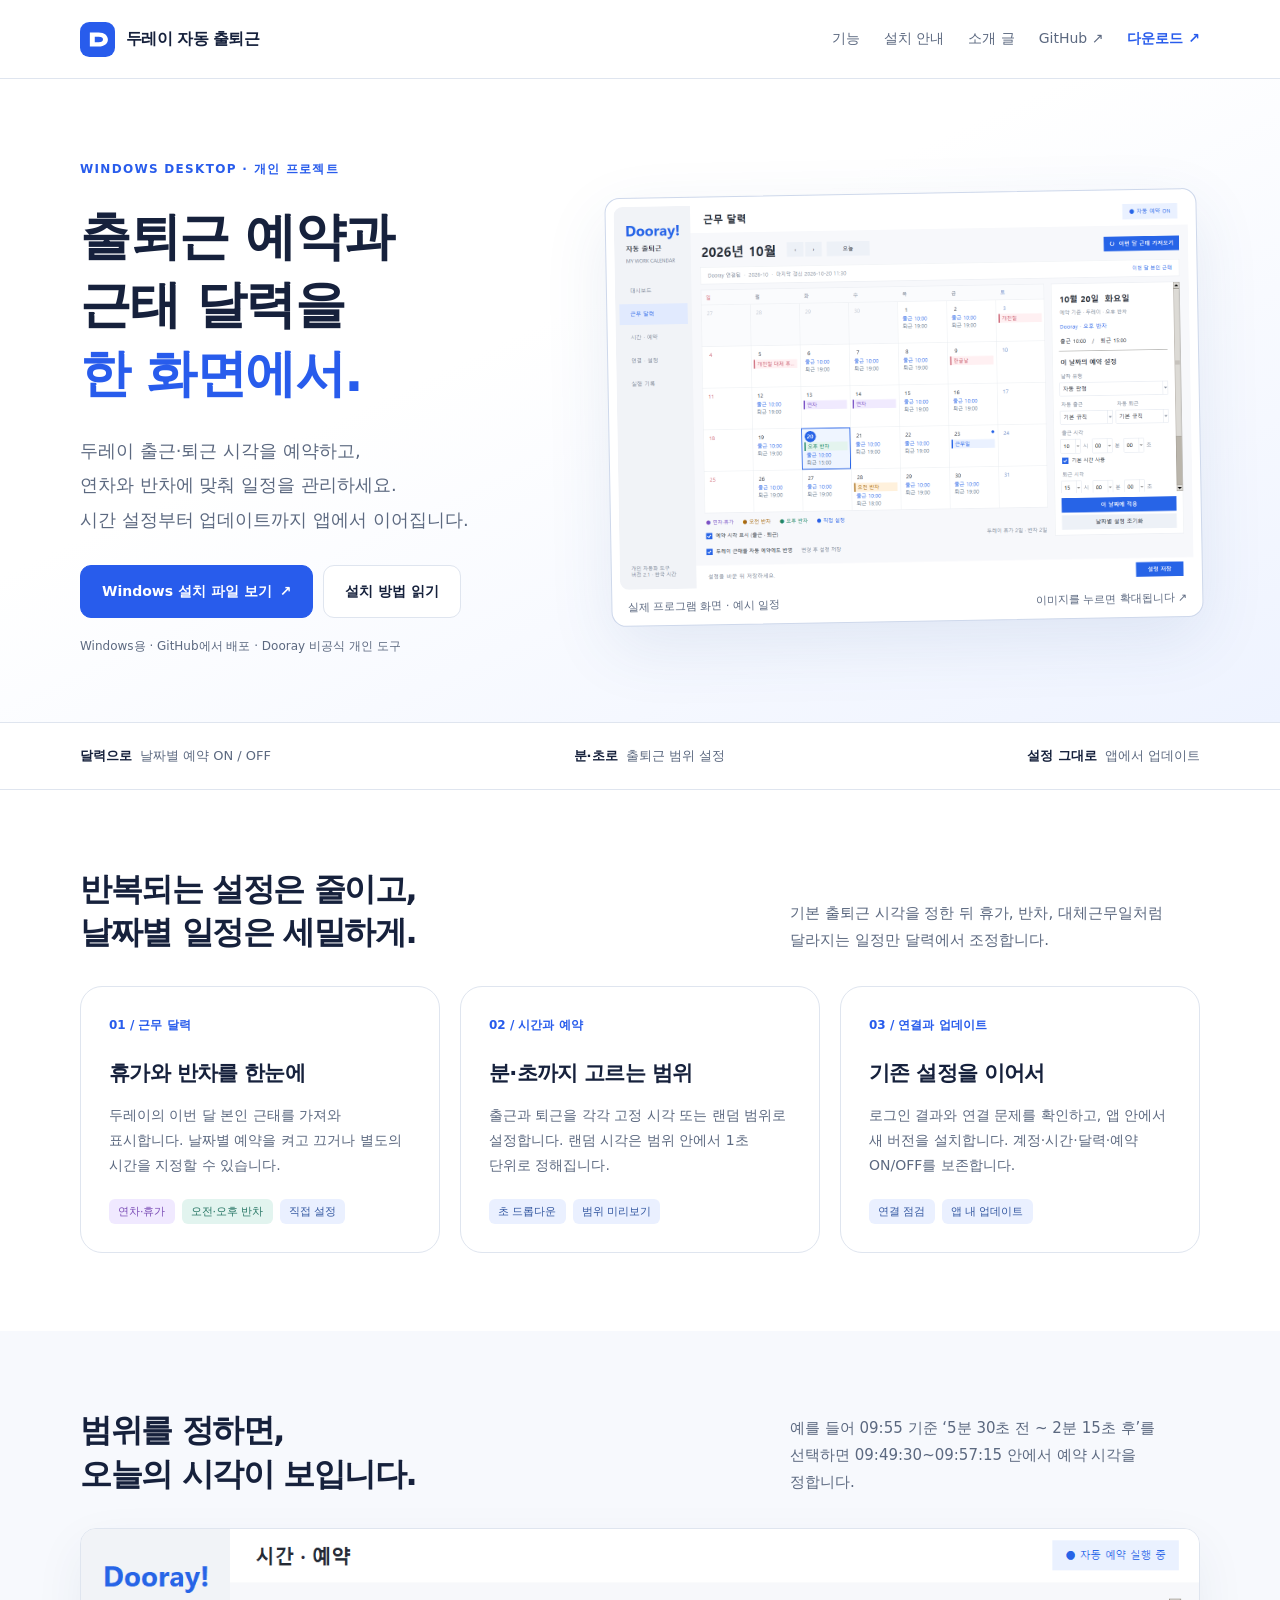
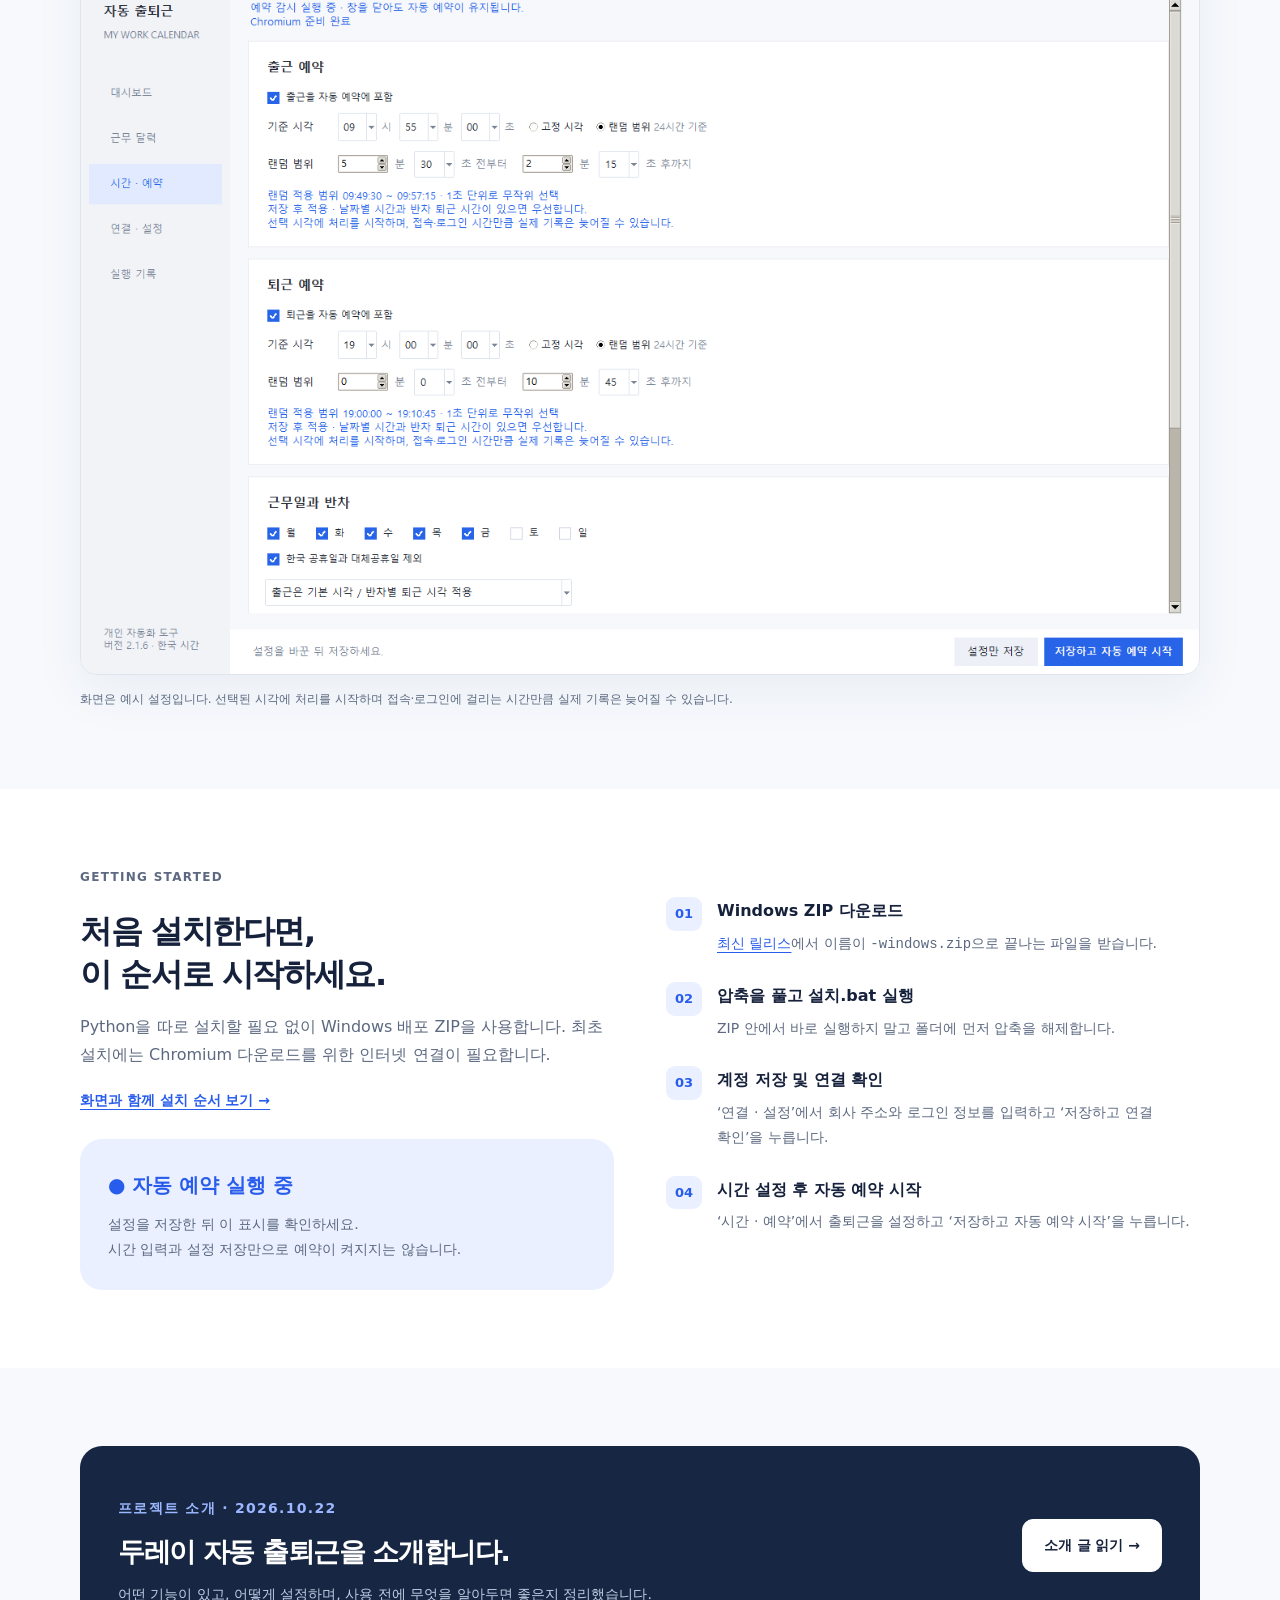
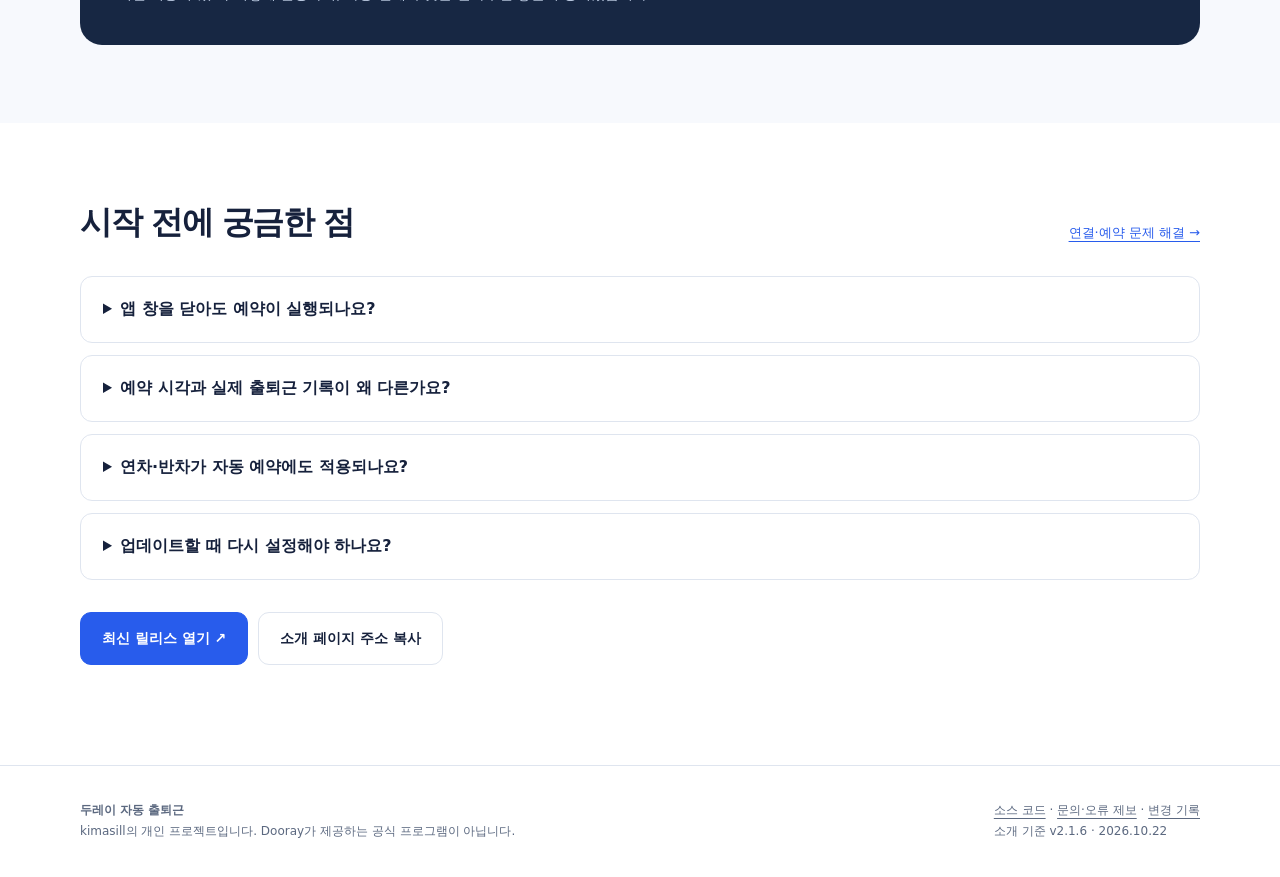
<file: docs/index.html>
<!doctype html>
<html lang="ko">
<head>
  <meta charset="utf-8"><meta name="viewport" content="width=device-width, initial-scale=1">
  <title>두레이 자동 출퇴근 — Windows 예약·근태 캘린더와 설치 안내</title>
  <meta name="description" content="두레이 출근·퇴근 예약, 연차·반차 캘린더, 분·초 랜덤 범위를 관리하는 Windows 개인 자동화 도구. 실제 화면과 설치·업데이트 방법을 확인하세요.">
  <meta name="robots" content="index,follow"><meta name="theme-color" content="#285cec">
  <link rel="canonical" href="https://kimasill.github.io/dooray-auto-checkin/">
  <meta property="og:type" content="website"><meta property="og:locale" content="ko_KR">
  <meta property="og:title" content="두레이 자동 출퇴근 | 예약과 근태를 한 화면에서">
  <meta property="og:description" content="출퇴근 예약부터 연차·반차 캘린더까지. Windows 설치 파일, 실제 화면, 따라 하기 쉬운 설치 안내.">
  <meta property="og:url" content="https://kimasill.github.io/dooray-auto-checkin/">
  <meta property="og:image" content="https://kimasill.github.io/dooray-auto-checkin/images/calendar.png">
  <meta name="twitter:card" content="summary_large_image">
  <link rel="icon" href="icon.svg" type="image/svg+xml"><link rel="stylesheet" href="site.css">
  <script defer src="site.js"></script>
  <script type="application/ld+json">{"@context":"https://schema.org","@type":"SoftwareApplication","name":"두레이 자동 출퇴근","operatingSystem":"Windows","applicationCategory":"BusinessApplication","url":"https://kimasill.github.io/dooray-auto-checkin/","downloadUrl":"https://github.com/kimasill/dooray-auto-checkin/releases/latest","description":"출퇴근 예약과 연차·반차 캘린더를 관리하는 Windows용 개인 자동화 도구","author":{"@type":"Person","name":"kimasill","url":"https://github.com/kimasill"}}</script>
</head>
<body>
<a class="skip" href="#main">본문으로 바로가기</a>
<header class="header"><div class="wrap"><a class="brand" href="./"><img src="icon.svg" alt="">두레이 자동 출퇴근</a><nav class="nav" aria-label="주 메뉴"><a href="#features">기능</a><a href="guide.html">설치 안내</a><a href="story.html">소개 글</a><a class="nav-repo" href="https://github.com/kimasill/dooray-auto-checkin">GitHub ↗</a><a class="nav-cta" href="https://github.com/kimasill/dooray-auto-checkin/releases/latest">다운로드 ↗</a></nav></div></header>
<main id="main">
  <section class="hero"><div class="wrap hero-grid"><div class="hero-copy"><p class="eyebrow">Windows desktop · 개인 프로젝트</p><h1>출퇴근 예약과<br>근태 달력을<br><em>한 화면에서.</em></h1><p class="lead">두레이 출근·퇴근 시각을 예약하고,<br>연차와 반차에 맞춰 일정을 관리하세요.<br>시간 설정부터 업데이트까지 앱에서 이어집니다.</p><div class="actions"><a class="button" href="https://github.com/kimasill/dooray-auto-checkin/releases/latest">Windows 설치 파일 보기 <span aria-hidden="true">↗</span></a><a class="button secondary" href="guide.html">설치 방법 읽기</a></div><p class="tiny hero-note">Windows용 · GitHub에서 배포 · Dooray 비공식 개인 도구</p></div><div><div class="product-shot"><a href="images/calendar.png" aria-label="근무 달력 화면 크게 보기"><img src="images/calendar.png" alt="연차·오전 반차·오후 반차가 색상으로 표시되고 날짜별 출퇴근 예약을 설정하는 근무 달력" width="1380" height="920" fetchpriority="high"></a><div class="shot-caption"><span>실제 프로그램 화면 · 예시 일정</span><span>이미지를 누르면 확대됩니다 ↗</span></div></div></div></div></section>
  <div class="proof-strip"><div class="wrap"><span><strong>달력으로</strong>날짜별 예약 ON / OFF</span><span><strong>분·초로</strong>출퇴근 범위 설정</span><span><strong>설정 그대로</strong>앱에서 업데이트</span></div></div>
  <section class="section" id="features"><div class="wrap"><div class="section-head"><h2>반복되는 설정은 줄이고,<br>날짜별 일정은 세밀하게.</h2><p>기본 출퇴근 시각을 정한 뒤 휴가, 반차, 대체근무일처럼 달라지는 일정만 달력에서 조정합니다.</p></div><div class="grid-three">
    <article class="feature"><span class="number">01 / 근무 달력</span><h3>휴가와 반차를 한눈에</h3><p>두레이의 이번 달 본인 근태를 가져와 표시합니다. 날짜별 예약을 켜고 끄거나 별도의 시간을 지정할 수 있습니다.</p><div class="tags"><span class="tag purple">연차·휴가</span><span class="tag green">오전·오후 반차</span><span class="tag">직접 설정</span></div></article>
    <article class="feature"><span class="number">02 / 시간과 예약</span><h3>분·초까지 고르는 범위</h3><p>출근과 퇴근을 각각 고정 시각 또는 랜덤 범위로 설정합니다. 랜덤 시각은 범위 안에서 1초 단위로 정해집니다.</p><div class="tags"><span class="tag">초 드롭다운</span><span class="tag">범위 미리보기</span></div></article>
    <article class="feature"><span class="number">03 / 연결과 업데이트</span><h3>기존 설정을 이어서</h3><p>로그인 결과와 연결 문제를 확인하고, 앱 안에서 새 버전을 설치합니다. 계정·시간·달력·예약 ON/OFF를 보존합니다.</p><div class="tags"><span class="tag">연결 점검</span><span class="tag">앱 내 업데이트</span></div></article>
  </div></div></section>
  <section class="section soft"><div class="wrap"><div class="section-head"><h2>범위를 정하면,<br>오늘의 시각이 보입니다.</h2><p>예를 들어 09:55 기준 ‘5분 30초 전 ~ 2분 15초 후’를 선택하면 09:49:30~09:57:15 안에서 예약 시각을 정합니다.</p></div><div class="wide-shot"><a href="images/schedule.png" aria-label="시간 및 예약 화면 크게 보기"><img loading="lazy" src="images/schedule.png" width="1380" height="920" alt="출근과 퇴근의 기준 시각 및 이전·이후 분·초 랜덤 범위를 지정하는 설정 화면"></a></div><p class="caption">화면은 예시 설정입니다. 선택된 시각에 처리를 시작하며 접속·로그인에 걸리는 시간만큼 실제 기록은 늦어질 수 있습니다.</p></div></section>
  <section class="section" id="install"><div class="wrap split"><div><p class="eyebrow">Getting started</p><h2>처음 설치한다면,<br>이 순서로 시작하세요.</h2><p>Python을 따로 설치할 필요 없이 Windows 배포 ZIP을 사용합니다. 최초 설치에는 Chromium 다운로드를 위한 인터넷 연결이 필요합니다.</p><a class="text-link" href="guide.html">화면과 함께 설치 순서 보기 →</a><div class="status-panel"><strong>● 자동 예약 실행 중</strong><p>설정을 저장한 뒤 이 표시를 확인하세요.<br>시간 입력과 설정 저장만으로 예약이 켜지지는 않습니다.</p></div></div><ol class="steps"><li><strong>Windows ZIP 다운로드</strong><p><a href="https://github.com/kimasill/dooray-auto-checkin/releases/latest">최신 릴리스</a>에서 이름이 <code>-windows.zip</code>으로 끝나는 파일을 받습니다.</p></li><li><strong>압축을 풀고 설치.bat 실행</strong><p>ZIP 안에서 바로 실행하지 말고 폴더에 먼저 압축을 해제합니다.</p></li><li><strong>계정 저장 및 연결 확인</strong><p>‘연결 · 설정’에서 회사 주소와 로그인 정보를 입력하고 ‘저장하고 연결 확인’을 누릅니다.</p></li><li><strong>시간 설정 후 자동 예약 시작</strong><p>‘시간 · 예약’에서 출퇴근을 설정하고 ‘저장하고 자동 예약 시작’을 누릅니다.</p></li></ol></div></section>
  <section class="section soft"><div class="wrap"><div class="story-card"><div><p class="eyebrow">프로젝트 소개 · 2026.10.22</p><h2>두레이 자동 출퇴근을 소개합니다.</h2><p>어떤 기능이 있고, 어떻게 설정하며, 사용 전에 무엇을 알아두면 좋은지 정리했습니다.</p></div><a class="button" href="story.html">소개 글 읽기 →</a></div></div></section>
  <section class="section" id="faq"><div class="wrap"><div class="section-head"><h2>시작 전에 궁금한 점</h2><a class="anchor-link" href="guide.html#troubleshooting">연결·예약 문제 해결 →</a></div><div class="faq">
    <details><summary>앱 창을 닫아도 예약이 실행되나요?</summary><p>자동 예약을 켜 둔 상태라면 Windows의 예약 감시가 계속 실행됩니다. PC가 켜져 있고 Windows에 로그인되어 있어야 합니다. 전원 OFF나 절전 상태에서는 정상 실행을 기대할 수 없습니다.</p></details>
    <details><summary>예약 시각과 실제 출퇴근 기록이 왜 다른가요?</summary><p>예약 시각은 처리를 시작하는 시각입니다. 이후 브라우저 실행과 로그인, 버튼 클릭 및 기록 확인이 이루어져 실제 두레이 기록은 몇 초 이상 늦어질 수 있습니다. 특정 초의 기록을 보장하지는 않습니다.</p></details>
    <details><summary>연차·반차가 자동 예약에도 적용되나요?</summary><p>달력에 근태를 표시하는 것과 자동 예약에 반영하는 것은 별도입니다. ‘두레이 근태를 자동 예약에도 반영’을 체크하고 저장하면 휴가일 제외와 설정한 반차 퇴근 시각이 적용됩니다. 날짜별 수동 설정이 우선합니다.</p></details>
    <details><summary>업데이트할 때 다시 설정해야 하나요?</summary><p>앱의 ‘연결 · 설정 → 업데이트 확인 → 다운로드 및 설치’를 사용하세요. 기존 계정·시간·달력·예약 ON/OFF를 유지하며 설치 시 이전 파일과 설정을 백업합니다. 비밀번호는 Windows 자격 증명 관리자에 저장됩니다.</p></details>
  </div><div class="actions" style="margin-top:32px"><a class="button" href="https://github.com/kimasill/dooray-auto-checkin/releases/latest">최신 릴리스 열기 ↗</a><button class="button secondary" type="button" data-share>소개 페이지 주소 복사</button></div><span id="share-status" class="share-status" role="status" aria-live="polite"></span></div></section>
</main>
<footer class="footer"><div class="wrap"><p><strong>두레이 자동 출퇴근</strong><br>kimasill의 개인 프로젝트입니다. Dooray가 제공하는 공식 프로그램이 아닙니다.</p><p><a href="https://github.com/kimasill/dooray-auto-checkin">소스 코드</a> · <a href="https://github.com/kimasill/dooray-auto-checkin/issues">문의·오류 제보</a> · <a href="https://github.com/kimasill/dooray-auto-checkin/releases">변경 기록</a><br>소개 기준 v2.1.6 · 2026.10.22</p></div></footer>
</body></html>
</file>
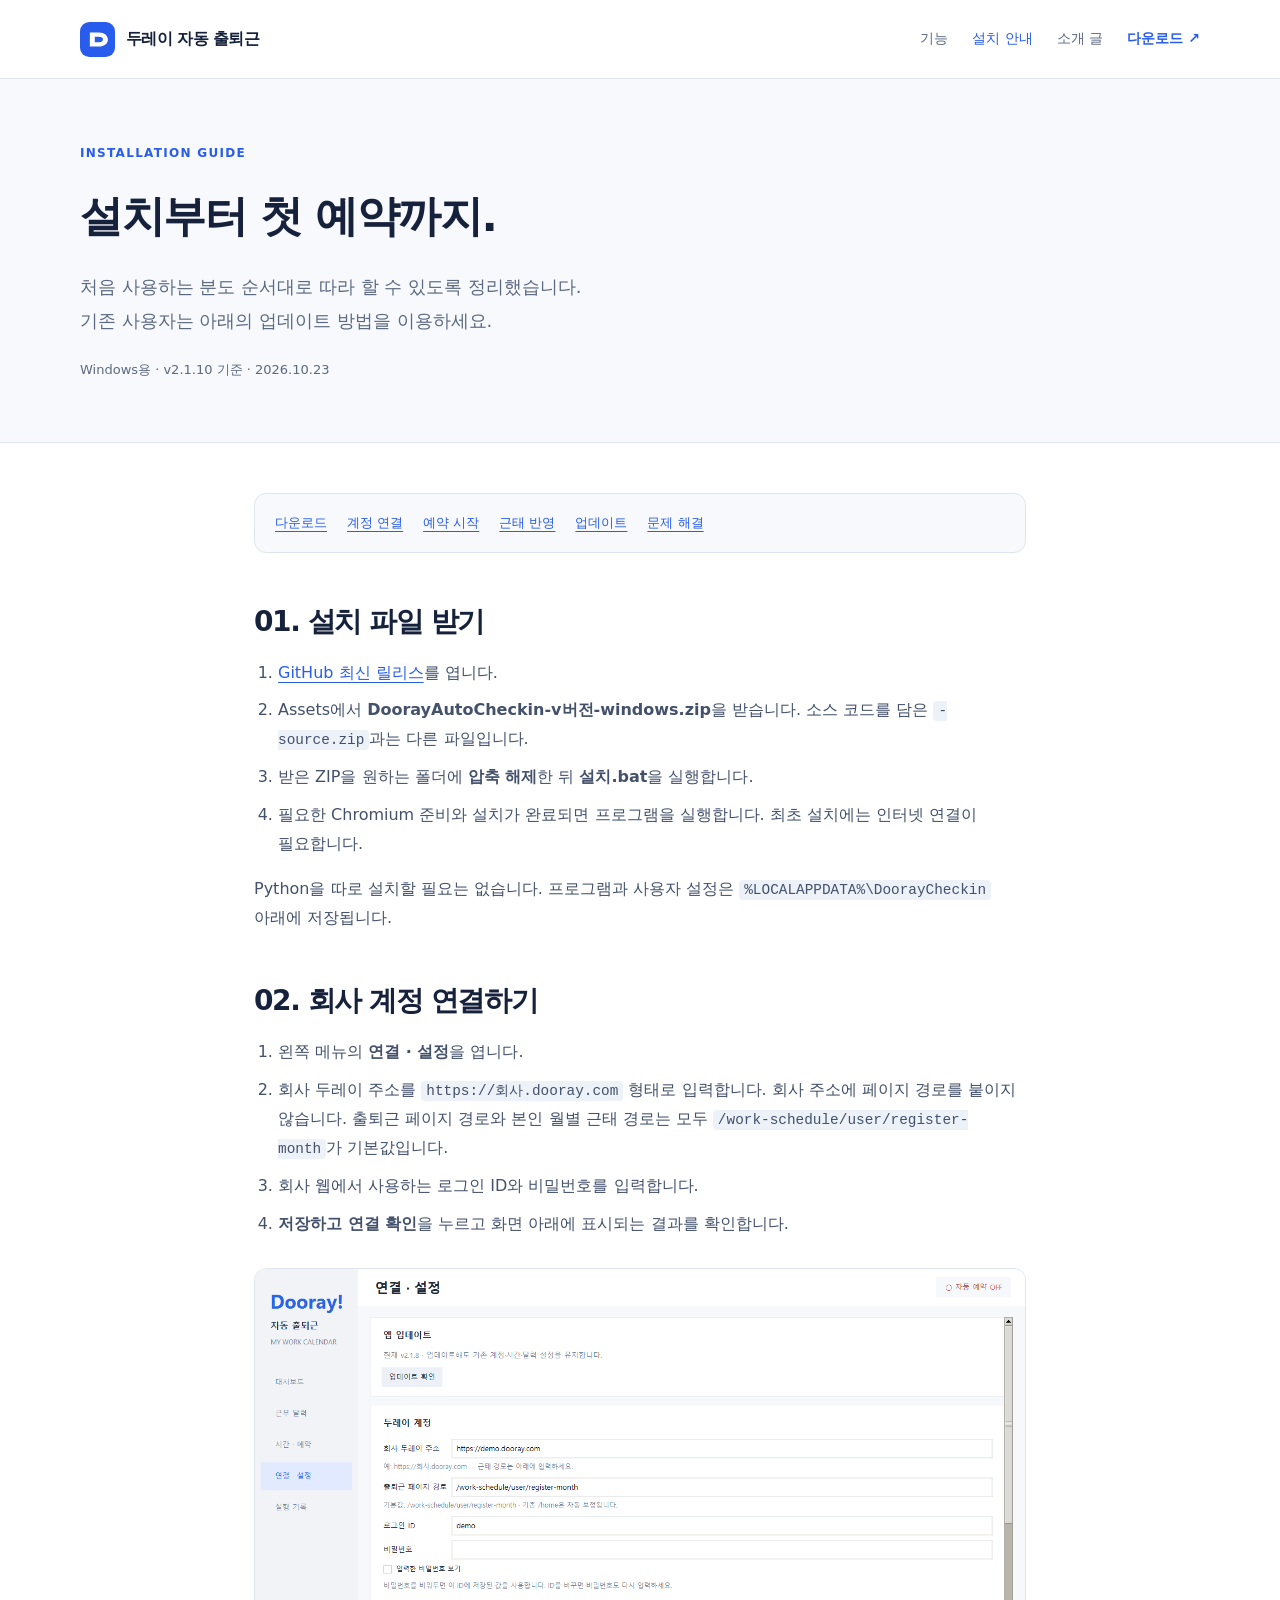
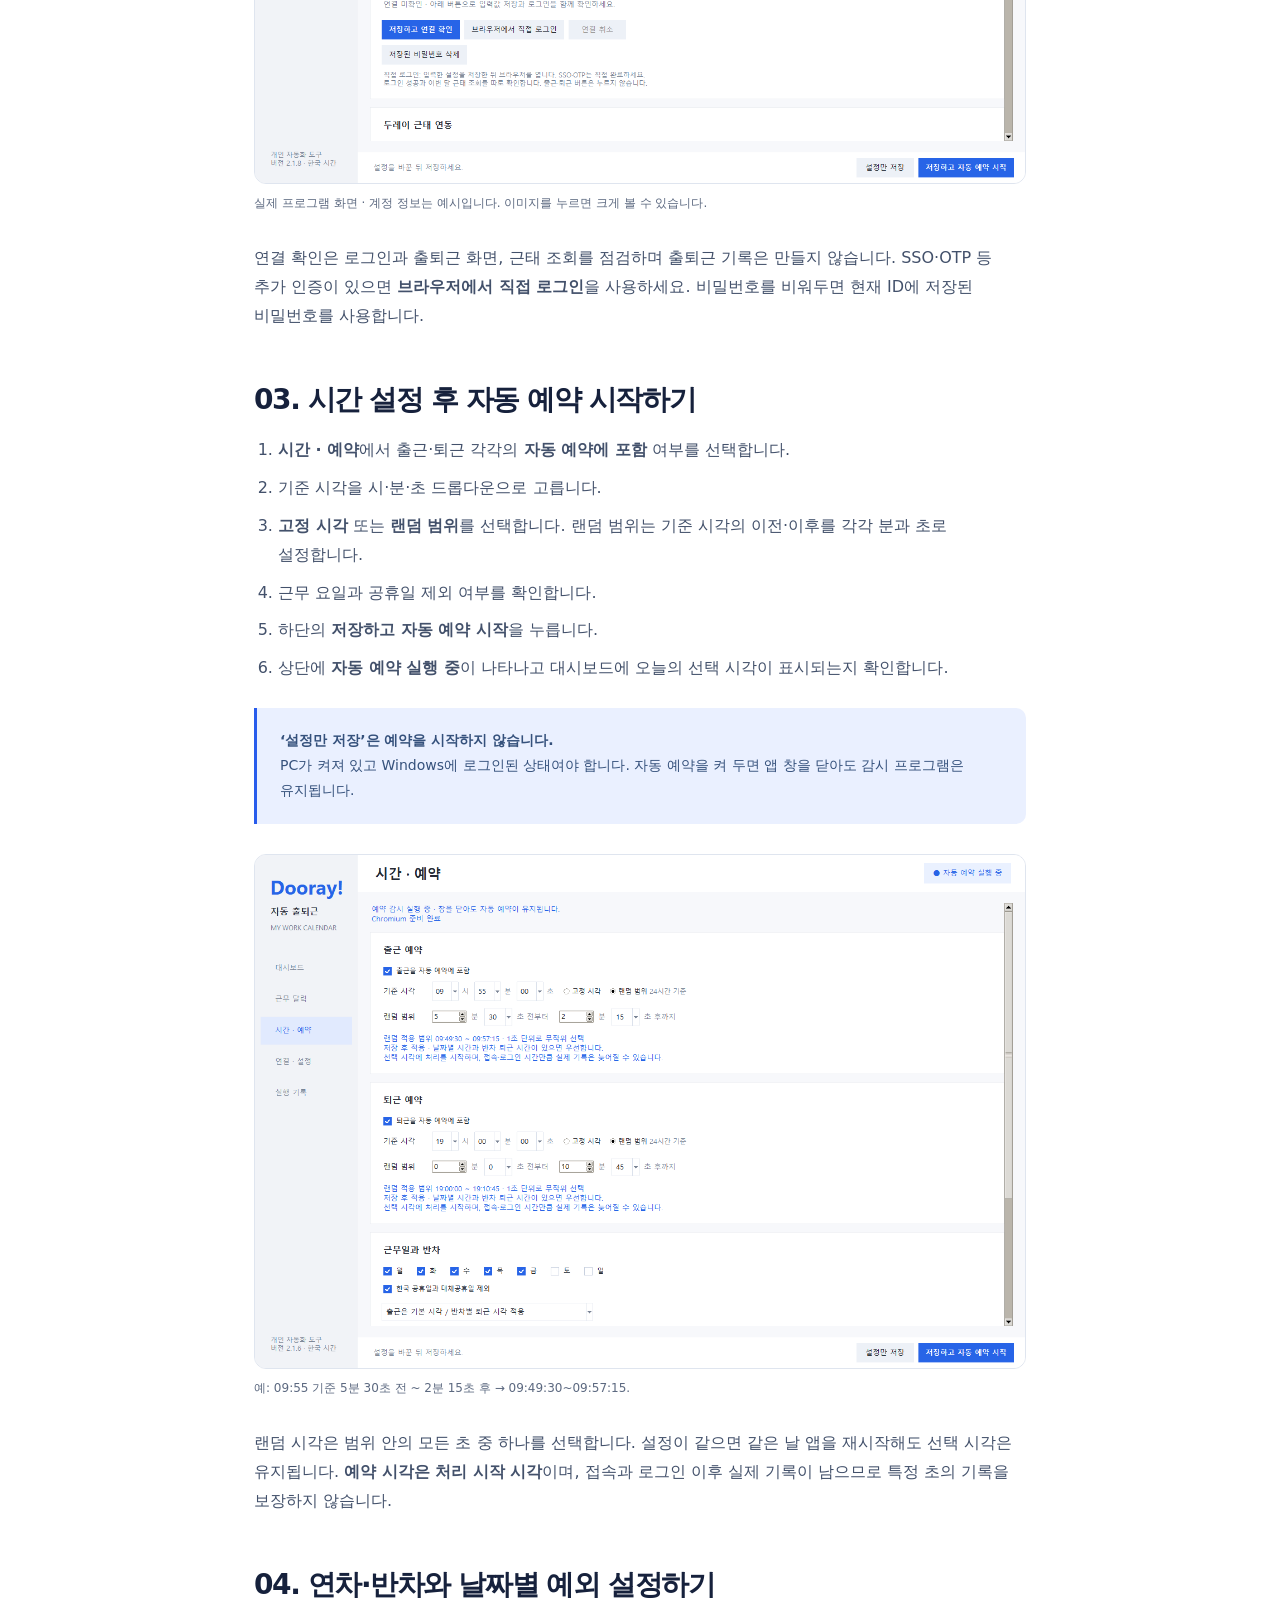
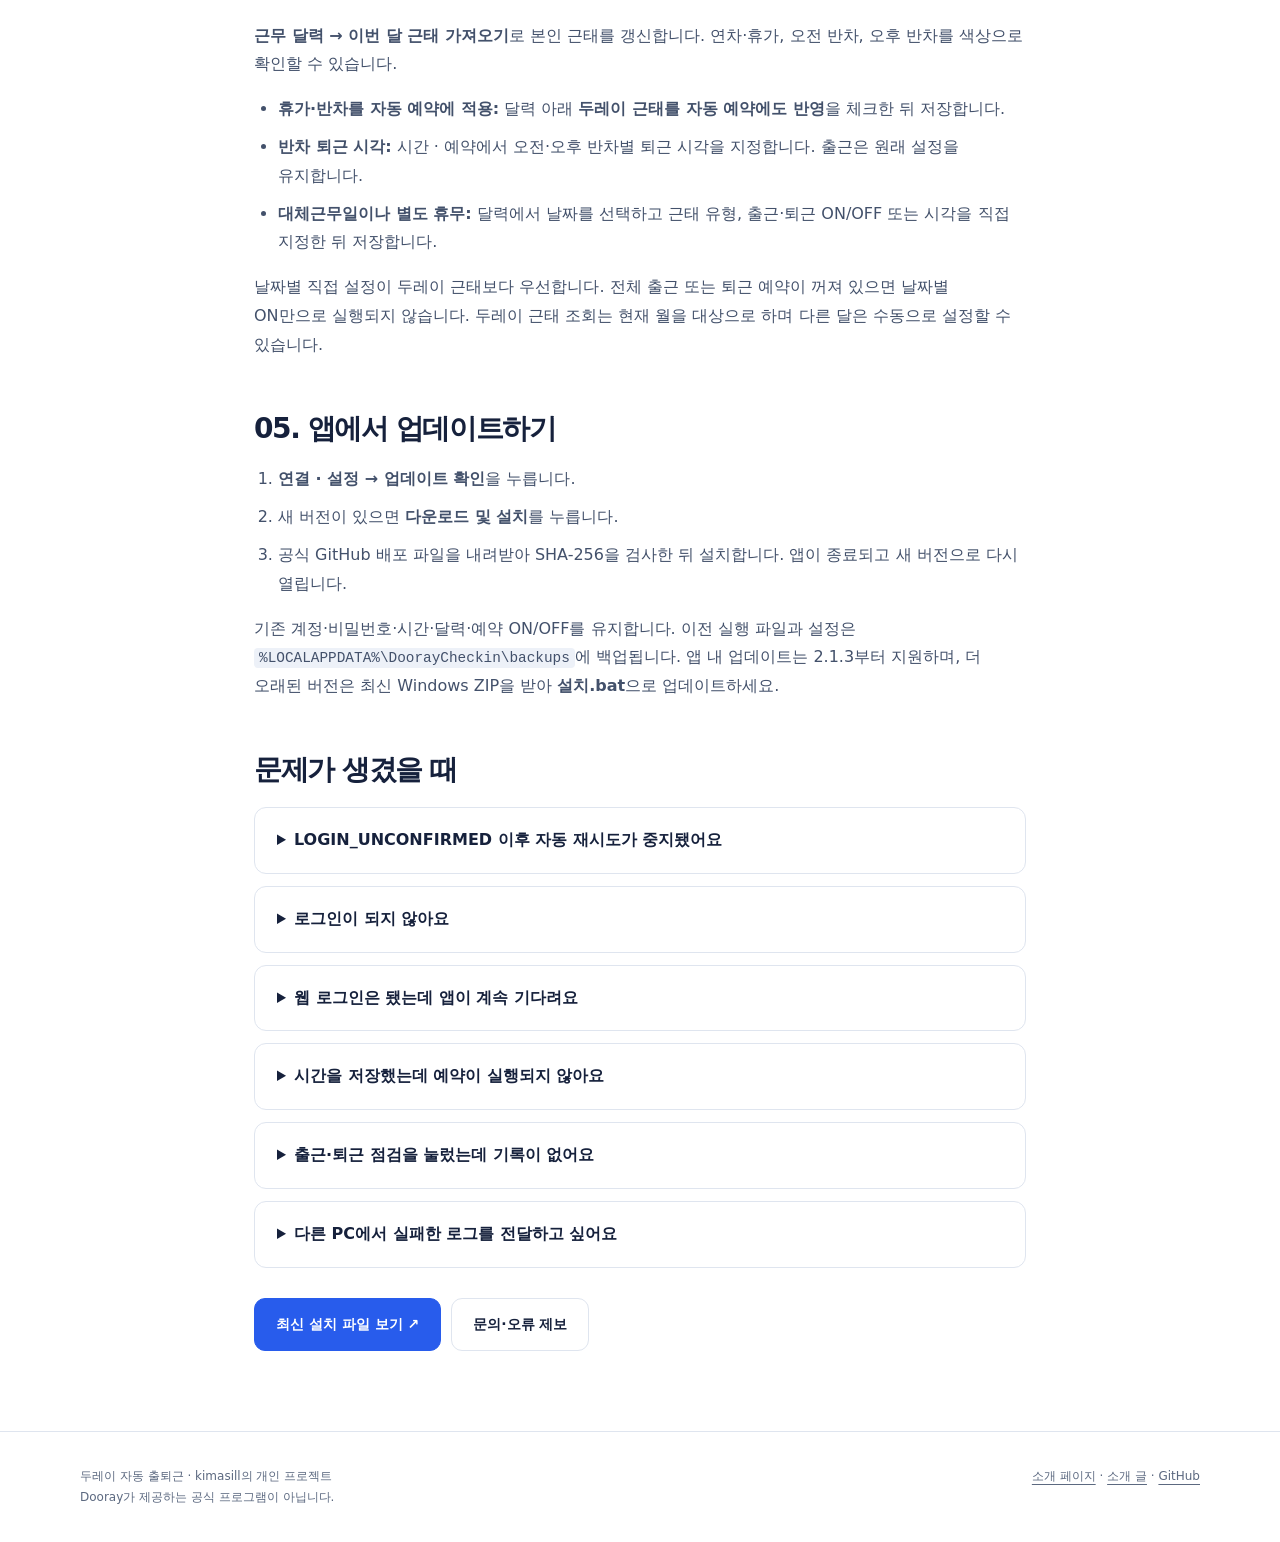
<file: docs/guide.html>
<!doctype html><html lang="ko"><head><meta charset="utf-8"><meta name="viewport" content="width=device-width, initial-scale=1"><title>설치와 업데이트 안내 | 두레이 자동 출퇴근</title><meta name="description" content="Windows에서 두레이 자동 출퇴근을 설치하고 계정 연결, 출퇴근 시간, 휴가·반차와 자동 예약을 설정하는 방법."><link rel="canonical" href="https://kimasill.github.io/dooray-auto-checkin/guide.html"><meta property="og:type" content="article"><meta property="og:locale" content="ko_KR"><meta property="og:title" content="두레이 자동 출퇴근 설치·업데이트 안내"><meta property="og:description" content="다운로드부터 계정 연결, 예약 시작, 업데이트까지 화면과 함께 따라 하는 설치 가이드."><meta property="og:url" content="https://kimasill.github.io/dooray-auto-checkin/guide.html"><meta property="og:image" content="https://kimasill.github.io/dooray-auto-checkin/images/connection.png"><meta name="twitter:card" content="summary_large_image"><link rel="icon" href="icon.svg" type="image/svg+xml"><link rel="stylesheet" href="site.css"></head><body>
<a class="skip" href="#main">본문으로 바로가기</a><header class="header"><div class="wrap"><a class="brand" href="./"><img src="icon.svg" alt="">두레이 자동 출퇴근</a><nav class="nav" aria-label="주 메뉴"><a href="./#features">기능</a><a href="guide.html" aria-current="page">설치 안내</a><a href="story.html">소개 글</a><a class="nav-cta" href="https://github.com/kimasill/dooray-auto-checkin/releases/latest">다운로드 ↗</a></nav></div></header>
<main id="main"><div class="page-hero"><div class="wrap"><p class="eyebrow">Installation guide</p><h1>설치부터 첫 예약까지.</h1><p class="lead">처음 사용하는 분도 순서대로 따라 할 수 있도록 정리했습니다.<br>기존 사용자는 아래의 업데이트 방법을 이용하세요.</p><p class="meta">Windows용 · v2.1.10 기준 · 2026.10.23</p></div></div><article class="reading">
<nav class="toc" aria-label="설치 안내 목차"><a href="#download">다운로드</a><a href="#connect">계정 연결</a><a href="#schedule">예약 시작</a><a href="#calendar">근태 반영</a><a href="#update">업데이트</a><a href="#troubleshooting">문제 해결</a></nav>
<h2 id="download">01. 설치 파일 받기</h2><ol><li><a href="https://github.com/kimasill/dooray-auto-checkin/releases/latest">GitHub 최신 릴리스</a>를 엽니다.</li><li>Assets에서 <strong>DoorayAutoCheckin-v버전-windows.zip</strong>을 받습니다. 소스 코드를 담은 <code>-source.zip</code>과는 다른 파일입니다.</li><li>받은 ZIP을 원하는 폴더에 <strong>압축 해제</strong>한 뒤 <strong>설치.bat</strong>을 실행합니다.</li><li>필요한 Chromium 준비와 설치가 완료되면 프로그램을 실행합니다. 최초 설치에는 인터넷 연결이 필요합니다.</li></ol><p>Python을 따로 설치할 필요는 없습니다. 프로그램과 사용자 설정은 <code>%LOCALAPPDATA%\DoorayCheckin</code> 아래에 저장됩니다.</p>
<h2 id="connect">02. 회사 계정 연결하기</h2><ol><li>왼쪽 메뉴의 <strong>연결 · 설정</strong>을 엽니다.</li><li>회사 두레이 주소를 <code>https://회사.dooray.com</code> 형태로 입력합니다. 회사 주소에 페이지 경로를 붙이지 않습니다. 출퇴근 페이지 경로와 본인 월별 근태 경로는 모두 <code>/work-schedule/user/register-month</code>가 기본값입니다.</li><li>회사 웹에서 사용하는 로그인 ID와 비밀번호를 입력합니다.</li><li><strong>저장하고 연결 확인</strong>을 누르고 화면 아래에 표시되는 결과를 확인합니다.</li></ol><figure><a href="images/connection.png"><img loading="lazy" src="images/connection.png" width="1380" height="920" alt="회사 두레이 주소와 ID·비밀번호를 입력하고 저장하고 연결 확인을 누르는 설정 화면"></a><figcaption>실제 프로그램 화면 · 계정 정보는 예시입니다. 이미지를 누르면 크게 볼 수 있습니다.</figcaption></figure><p>연결 확인은 로그인과 출퇴근 화면, 근태 조회를 점검하며 출퇴근 기록은 만들지 않습니다. SSO·OTP 등 추가 인증이 있으면 <strong>브라우저에서 직접 로그인</strong>을 사용하세요. 비밀번호를 비워두면 현재 ID에 저장된 비밀번호를 사용합니다.</p>
<h2 id="schedule">03. 시간 설정 후 자동 예약 시작하기</h2><ol><li><strong>시간 · 예약</strong>에서 출근·퇴근 각각의 <strong>자동 예약에 포함</strong> 여부를 선택합니다.</li><li>기준 시각을 시·분·초 드롭다운으로 고릅니다.</li><li><strong>고정 시각</strong> 또는 <strong>랜덤 범위</strong>를 선택합니다. 랜덤 범위는 기준 시각의 이전·이후를 각각 분과 초로 설정합니다.</li><li>근무 요일과 공휴일 제외 여부를 확인합니다.</li><li>하단의 <strong>저장하고 자동 예약 시작</strong>을 누릅니다.</li><li>상단에 <strong>자동 예약 실행 중</strong>이 나타나고 대시보드에 오늘의 선택 시각이 표시되는지 확인합니다.</li></ol><div class="notice"><strong>‘설정만 저장’은 예약을 시작하지 않습니다.</strong><br>PC가 켜져 있고 Windows에 로그인된 상태여야 합니다. 자동 예약을 켜 두면 앱 창을 닫아도 감시 프로그램은 유지됩니다.</div><figure><a href="images/schedule.png"><img loading="lazy" src="images/schedule.png" width="1380" height="920" alt="출퇴근 기준 시각과 랜덤 범위의 분·초를 지정하고 자동 예약을 시작하는 화면"></a><figcaption>예: 09:55 기준 5분 30초 전 ~ 2분 15초 후 → 09:49:30~09:57:15.</figcaption></figure><p>랜덤 시각은 범위 안의 모든 초 중 하나를 선택합니다. 설정이 같으면 같은 날 앱을 재시작해도 선택 시각은 유지됩니다. <strong>예약 시각은 처리 시작 시각</strong>이며, 접속과 로그인 이후 실제 기록이 남으므로 특정 초의 기록을 보장하지 않습니다.</p>
<h2 id="calendar">04. 연차·반차와 날짜별 예외 설정하기</h2><p><strong>근무 달력 → 이번 달 근태 가져오기</strong>로 본인 근태를 갱신합니다. 연차·휴가, 오전 반차, 오후 반차를 색상으로 확인할 수 있습니다.</p><ul><li><strong>휴가·반차를 자동 예약에 적용:</strong> 달력 아래 <strong>두레이 근태를 자동 예약에도 반영</strong>을 체크한 뒤 저장합니다.</li><li><strong>반차 퇴근 시각:</strong> 시간 · 예약에서 오전·오후 반차별 퇴근 시각을 지정합니다. 출근은 원래 설정을 유지합니다.</li><li><strong>대체근무일이나 별도 휴무:</strong> 달력에서 날짜를 선택하고 근태 유형, 출근·퇴근 ON/OFF 또는 시각을 직접 지정한 뒤 저장합니다.</li></ul><p>날짜별 직접 설정이 두레이 근태보다 우선합니다. 전체 출근 또는 퇴근 예약이 꺼져 있으면 날짜별 ON만으로 실행되지 않습니다. 두레이 근태 조회는 현재 월을 대상으로 하며 다른 달은 수동으로 설정할 수 있습니다.</p>
<h2 id="update">05. 앱에서 업데이트하기</h2><ol><li><strong>연결 · 설정 → 업데이트 확인</strong>을 누릅니다.</li><li>새 버전이 있으면 <strong>다운로드 및 설치</strong>를 누릅니다.</li><li>공식 GitHub 배포 파일을 내려받아 SHA-256을 검사한 뒤 설치합니다. 앱이 종료되고 새 버전으로 다시 열립니다.</li></ol><p>기존 계정·비밀번호·시간·달력·예약 ON/OFF를 유지합니다. 이전 실행 파일과 설정은 <code>%LOCALAPPDATA%\DoorayCheckin\backups</code>에 백업됩니다. 앱 내 업데이트는 2.1.3부터 지원하며, 더 오래된 버전은 최신 Windows ZIP을 받아 <strong>설치.bat</strong>으로 업데이트하세요.</p>
<h2 id="troubleshooting">문제가 생겼을 때</h2><div class="faq"><details><summary>LOGIN_UNCONFIRMED 이후 자동 재시도가 중지됐어요</summary><p>2.1.10로 업데이트하세요. 로그인 완료를 확인하지 못한 일시적 오류는 영구 차단하지 않고 설정된 횟수·간격으로 재시도합니다. 구버전의 해당 차단도 다음 자동 접속 시 복구합니다. 제한 시간이 끝나기 직전에 로그인됐을 때도 실제 성공 상태를 마지막으로 확인합니다. 비밀번호 오류·계정 잠금·추가 인증이 확인되면 기존처럼 중단합니다. 이미 놓친 과거 출퇴근 기록은 자동으로 소급 생성하지 않습니다.</p></details><details><summary>로그인이 되지 않아요</summary><p>회사 주소와 로그인 ID, 비밀번호를 다시 확인하고 ‘저장하고 연결 확인’을 누르세요. SSO·OTP는 ‘브라우저에서 직접 로그인’을 사용합니다. 계정 입력란 아래에 표시되는 오류 코드와 안내를 확인하세요. <a href="https://github.com/kimasill/dooray-auto-checkin#연결이-안-될-때">오류 코드별 안내</a></p></details><details><summary>웹 로그인은 됐는데 앱이 계속 기다려요</summary><p>2.1.10로 업데이트하고 ‘저장하고 연결 확인’을 누르세요. 기존 /home 설정은 /work-schedule/user/register-month로 자동 보정됩니다. /home에는 출퇴근 버튼이 없을 수 있습니다. 로그인 뒤 메일·프로젝트로 이동한 경우 출퇴근 페이지로 이동해 다시 확인합니다. 직접 로그인에서는 열린 창에 사용자가 ID·비밀번호를 입력해야 합니다. 계속 실패하면 연결 확인을 다시 실행한 직후 최신 진단 도구 v3로 수집하세요.</p></details><details><summary>시간을 저장했는데 예약이 실행되지 않아요</summary><p>‘자동 예약에 포함’과 ‘자동 예약 실행 중’ 표시를 확인하세요. 오늘 날짜의 휴가·공휴일·수동 OFF도 확인해야 합니다. PC가 꺼졌거나 절전 상태였다면 예정 시각에 실행되지 않을 수 있습니다. 실행 기록 메뉴에서 당시 로그를 확인하세요.</p></details><details><summary>출근·퇴근 점검을 눌렀는데 기록이 없어요</summary><p>‘출근 점검 (기록 없음)’과 ‘퇴근 점검 (기록 없음)’은 실제 기록을 만들지 않습니다. 지금 처리하려면 ‘지금 출근’ 또는 ‘지금 퇴근’을 누르고 확인창을 거쳐야 합니다.</p></details><details><summary>다른 PC에서 실패한 로그를 전달하고 싶어요</summary><p><a href="https://github.com/kimasill/dooray-auto-checkin/releases/latest">최신 릴리스</a>의 Dooray-diagnostics-tool.zip을 실패한 PC에서 풀고 ‘진단로그수집.bat’을 실행하세요. 바탕화면에 진단 ZIP이 생성됩니다. 도구는 비밀번호·로그인 세션·스크린샷·원본 설정을 수집하지 않으며 자동 전송하지 않습니다. 공유 전에 내용을 확인하고 비밀번호나 원본 설정 파일을 공개 이슈에 붙이지 마세요.</p></details></div><div class="actions"><a class="button" href="https://github.com/kimasill/dooray-auto-checkin/releases/latest">최신 설치 파일 보기 ↗</a><a class="button secondary" href="https://github.com/kimasill/dooray-auto-checkin/issues">문의·오류 제보</a></div>
</article></main><footer class="footer"><div class="wrap"><p>두레이 자동 출퇴근 · kimasill의 개인 프로젝트<br>Dooray가 제공하는 공식 프로그램이 아닙니다.</p><p><a href="./">소개 페이지</a> · <a href="story.html">소개 글</a> · <a href="https://github.com/kimasill/dooray-auto-checkin">GitHub</a></p></div></footer></body></html>
</file>
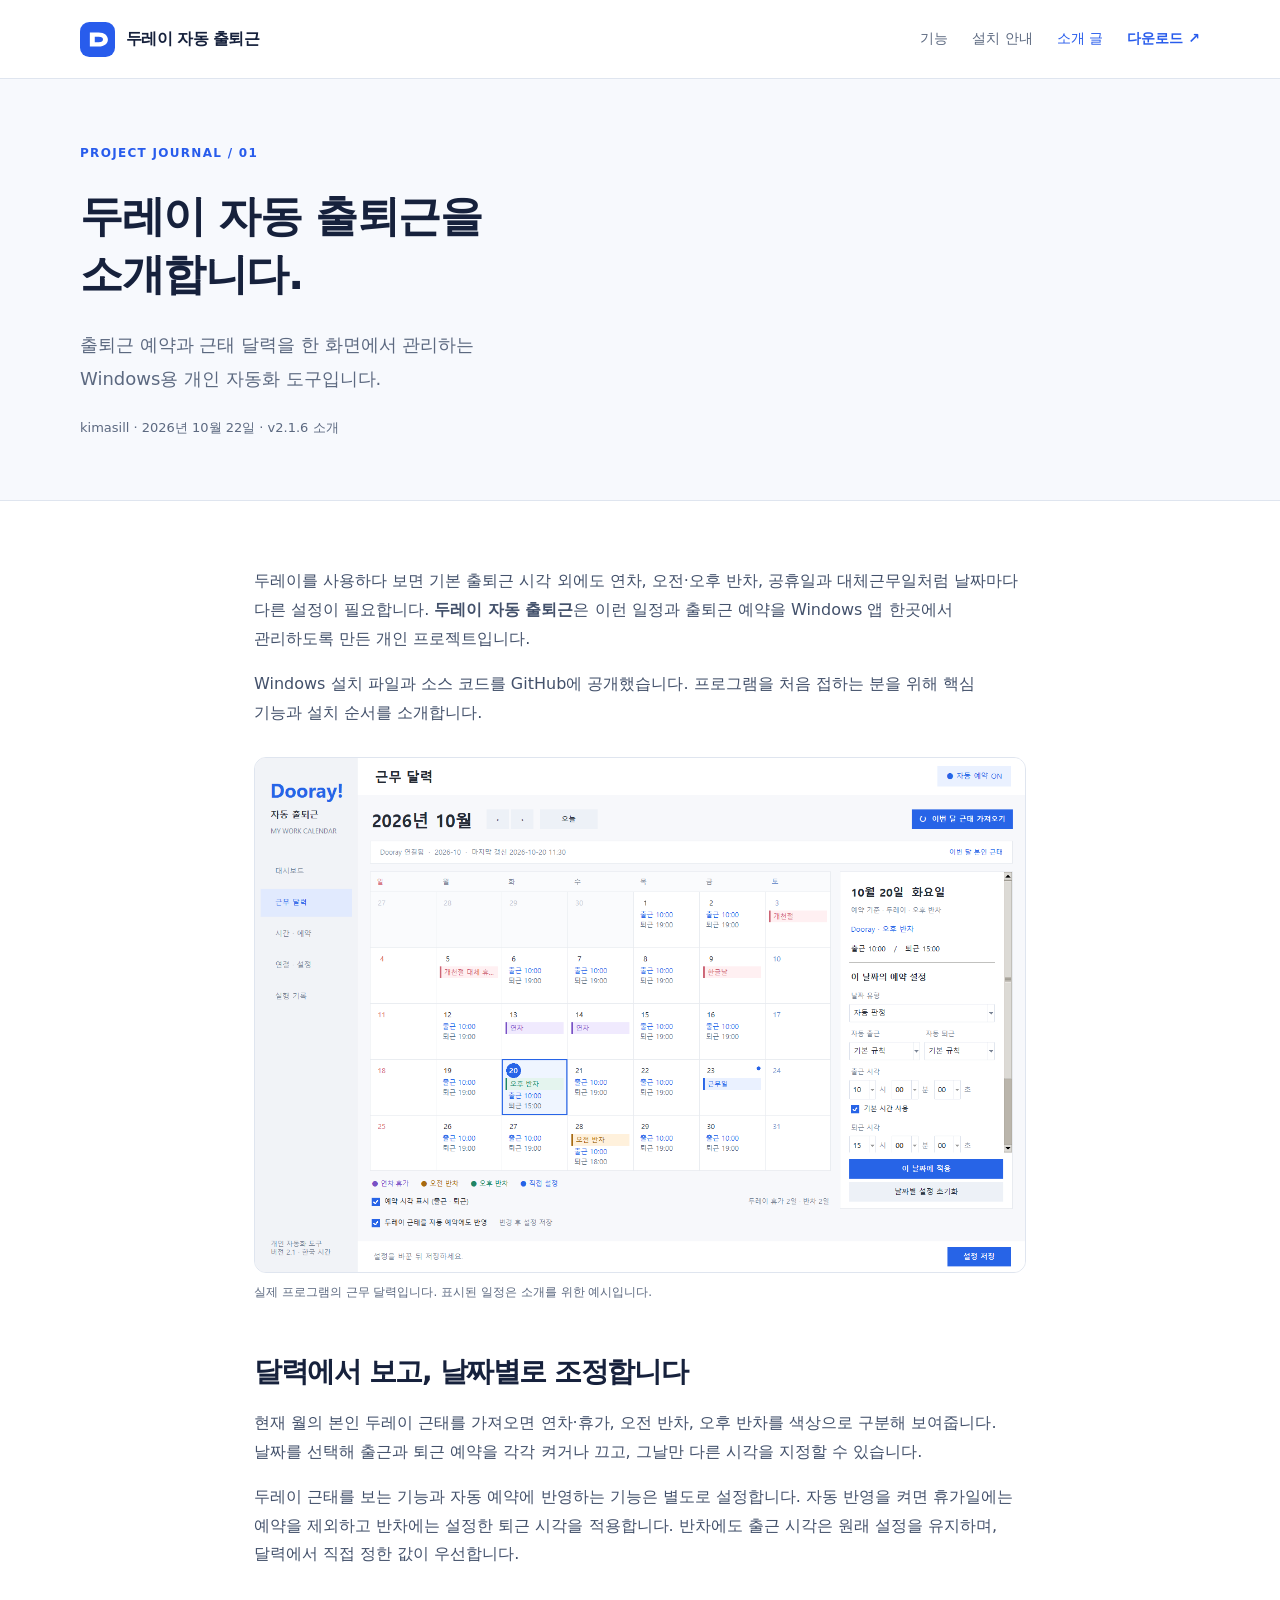
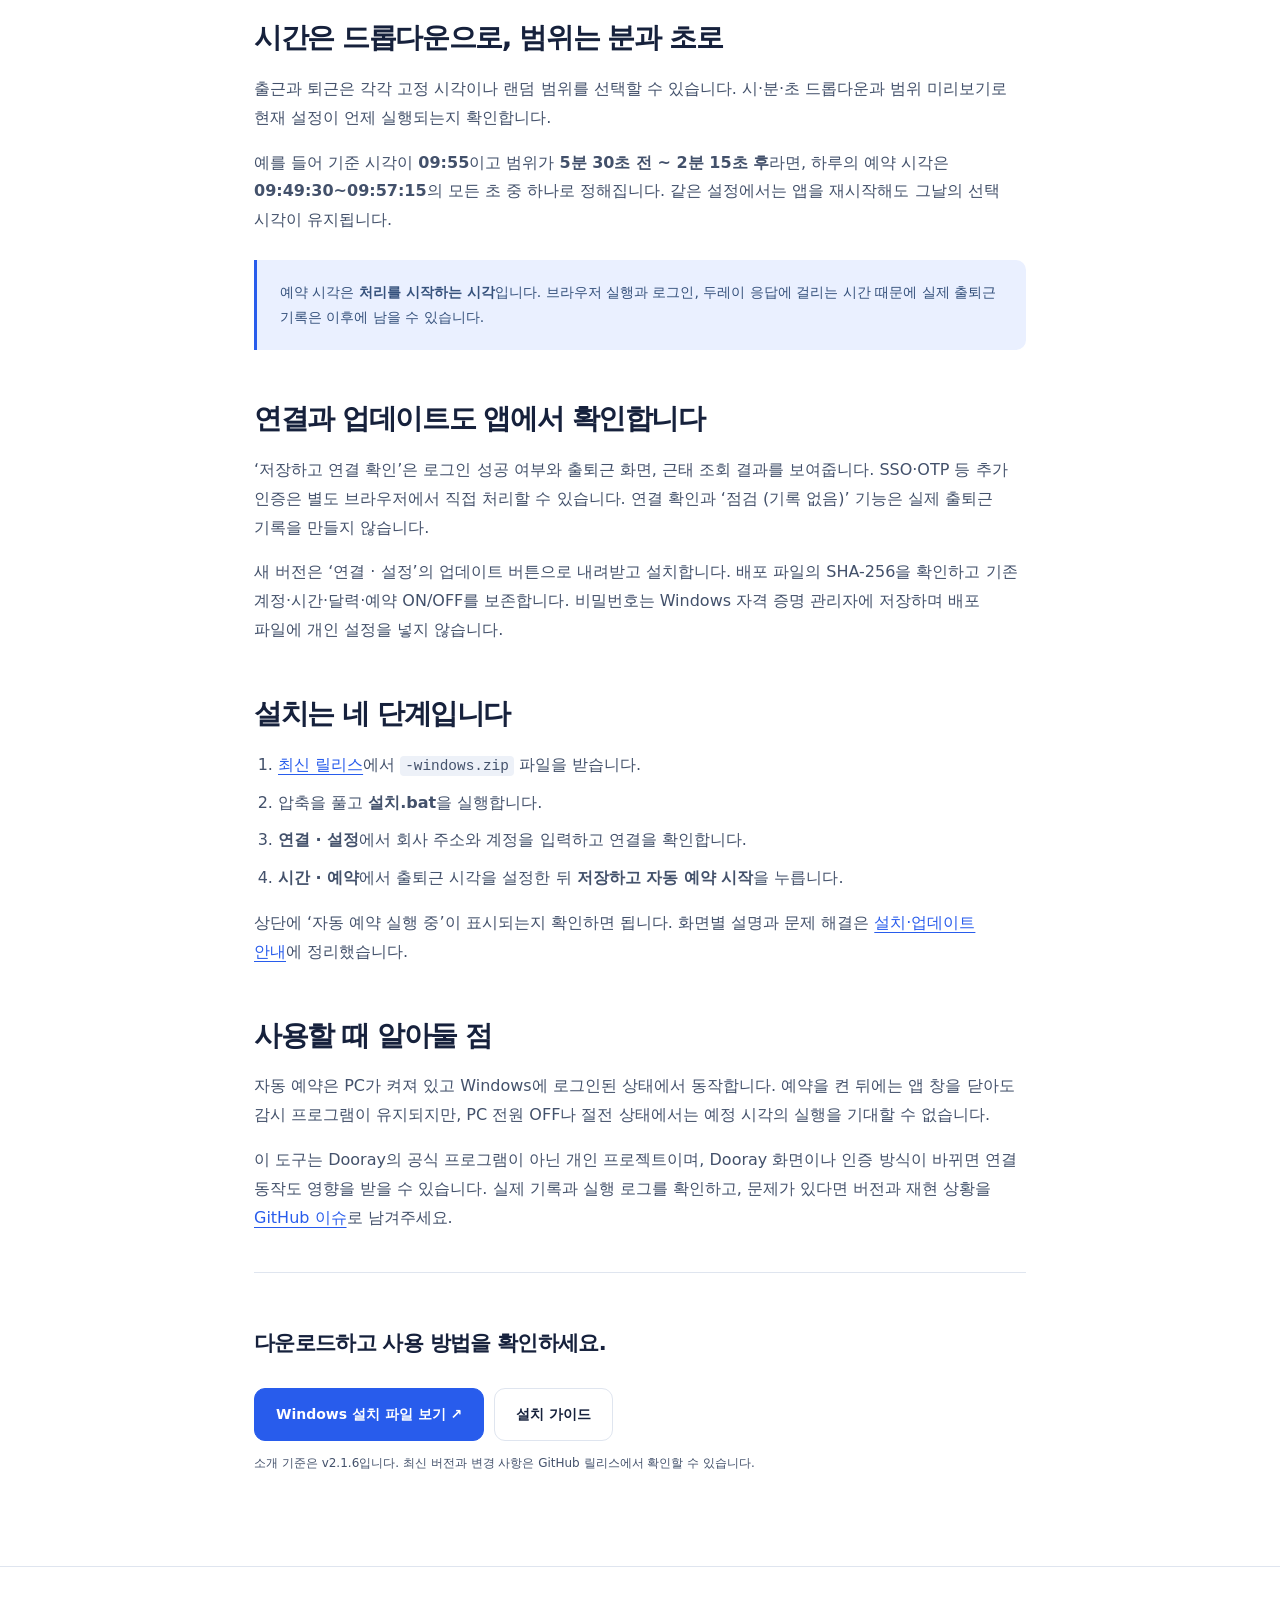
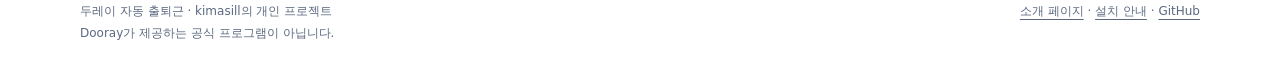
<file: docs/story.html>
<!doctype html><html lang="ko"><head><meta charset="utf-8"><meta name="viewport" content="width=device-width, initial-scale=1"><title>두레이 자동 출퇴근을 소개합니다 — 예약·근태 캘린더·설치 방법</title><meta name="description" content="Windows용 두레이 자동 출퇴근 개인 프로젝트 소개. 출퇴근 예약, 연차·반차 캘린더, 분·초 랜덤 범위와 앱 내 업데이트 기능을 정리했습니다."><link rel="canonical" href="https://kimasill.github.io/dooray-auto-checkin/story.html"><meta property="og:type" content="article"><meta property="og:locale" content="ko_KR"><meta property="og:title" content="두레이 자동 출퇴근을 소개합니다"><meta property="og:description" content="예약과 근태를 한 화면에서 관리하는 Windows 개인 자동화 도구. 기능 소개와 설치 방법을 읽어보세요."><meta property="og:url" content="https://kimasill.github.io/dooray-auto-checkin/story.html"><meta property="og:image" content="https://kimasill.github.io/dooray-auto-checkin/images/calendar.png"><meta property="article:published_time" content="2026-10-22"><meta name="twitter:card" content="summary_large_image"><link rel="icon" href="icon.svg" type="image/svg+xml"><link rel="stylesheet" href="site.css"><script type="application/ld+json">{"@context":"https://schema.org","@type":"BlogPosting","headline":"두레이 자동 출퇴근을 소개합니다","datePublished":"2026-10-22","author":{"@type":"Person","name":"kimasill","url":"https://github.com/kimasill"},"image":"https://kimasill.github.io/dooray-auto-checkin/images/calendar.png","mainEntityOfPage":"https://kimasill.github.io/dooray-auto-checkin/story.html"}</script></head><body>
<a class="skip" href="#main">본문으로 바로가기</a><header class="header"><div class="wrap"><a class="brand" href="./"><img src="icon.svg" alt="">두레이 자동 출퇴근</a><nav class="nav" aria-label="주 메뉴"><a href="./#features">기능</a><a href="guide.html">설치 안내</a><a href="story.html" aria-current="page">소개 글</a><a class="nav-cta" href="https://github.com/kimasill/dooray-auto-checkin/releases/latest">다운로드 ↗</a></nav></div></header>
<main id="main"><div class="page-hero"><div class="wrap"><p class="eyebrow">Project journal / 01</p><h1>두레이 자동 출퇴근을<br>소개합니다.</h1><p class="lead">출퇴근 예약과 근태 달력을 한 화면에서 관리하는<br>Windows용 개인 자동화 도구입니다.</p><p class="meta">kimasill · <time datetime="2026-10-22">2026년 10월 22일</time> · v2.1.6 소개</p></div></div><article class="reading">
<p>두레이를 사용하다 보면 기본 출퇴근 시각 외에도 연차, 오전·오후 반차, 공휴일과 대체근무일처럼 날짜마다 다른 설정이 필요합니다. <strong>두레이 자동 출퇴근</strong>은 이런 일정과 출퇴근 예약을 Windows 앱 한곳에서 관리하도록 만든 개인 프로젝트입니다.</p><p>Windows 설치 파일과 소스 코드를 GitHub에 공개했습니다. 프로그램을 처음 접하는 분을 위해 핵심 기능과 설치 순서를 소개합니다.</p><figure><a href="images/calendar.png"><img src="images/calendar.png" width="1380" height="920" alt="두레이 연차와 반차를 표시하고 날짜별 출퇴근을 조정하는 달력 화면"></a><figcaption>실제 프로그램의 근무 달력입니다. 표시된 일정은 소개를 위한 예시입니다.</figcaption></figure>
<h2>달력에서 보고, 날짜별로 조정합니다</h2><p>현재 월의 본인 두레이 근태를 가져오면 연차·휴가, 오전 반차, 오후 반차를 색상으로 구분해 보여줍니다. 날짜를 선택해 출근과 퇴근 예약을 각각 켜거나 끄고, 그날만 다른 시각을 지정할 수 있습니다.</p><p>두레이 근태를 보는 기능과 자동 예약에 반영하는 기능은 별도로 설정합니다. 자동 반영을 켜면 휴가일에는 예약을 제외하고 반차에는 설정한 퇴근 시각을 적용합니다. 반차에도 출근 시각은 원래 설정을 유지하며, 달력에서 직접 정한 값이 우선합니다.</p>
<h2>시간은 드롭다운으로, 범위는 분과 초로</h2><p>출근과 퇴근은 각각 고정 시각이나 랜덤 범위를 선택할 수 있습니다. 시·분·초 드롭다운과 범위 미리보기로 현재 설정이 언제 실행되는지 확인합니다.</p><p>예를 들어 기준 시각이 <strong>09:55</strong>이고 범위가 <strong>5분 30초 전 ~ 2분 15초 후</strong>라면, 하루의 예약 시각은 <strong>09:49:30~09:57:15</strong>의 모든 초 중 하나로 정해집니다. 같은 설정에서는 앱을 재시작해도 그날의 선택 시각이 유지됩니다.</p><div class="notice">예약 시각은 <strong>처리를 시작하는 시각</strong>입니다. 브라우저 실행과 로그인, 두레이 응답에 걸리는 시간 때문에 실제 출퇴근 기록은 이후에 남을 수 있습니다.</div>
<h2>연결과 업데이트도 앱에서 확인합니다</h2><p>‘저장하고 연결 확인’은 로그인 성공 여부와 출퇴근 화면, 근태 조회 결과를 보여줍니다. SSO·OTP 등 추가 인증은 별도 브라우저에서 직접 처리할 수 있습니다. 연결 확인과 ‘점검 (기록 없음)’ 기능은 실제 출퇴근 기록을 만들지 않습니다.</p><p>새 버전은 ‘연결 · 설정’의 업데이트 버튼으로 내려받고 설치합니다. 배포 파일의 SHA-256을 확인하고 기존 계정·시간·달력·예약 ON/OFF를 보존합니다. 비밀번호는 Windows 자격 증명 관리자에 저장하며 배포 파일에 개인 설정을 넣지 않습니다.</p>
<h2>설치는 네 단계입니다</h2><ol><li><a href="https://github.com/kimasill/dooray-auto-checkin/releases/latest">최신 릴리스</a>에서 <code>-windows.zip</code> 파일을 받습니다.</li><li>압축을 풀고 <strong>설치.bat</strong>을 실행합니다.</li><li><strong>연결 · 설정</strong>에서 회사 주소와 계정을 입력하고 연결을 확인합니다.</li><li><strong>시간 · 예약</strong>에서 출퇴근 시각을 설정한 뒤 <strong>저장하고 자동 예약 시작</strong>을 누릅니다.</li></ol><p>상단에 ‘자동 예약 실행 중’이 표시되는지 확인하면 됩니다. 화면별 설명과 문제 해결은 <a href="guide.html">설치·업데이트 안내</a>에 정리했습니다.</p>
<h2>사용할 때 알아둘 점</h2><p>자동 예약은 PC가 켜져 있고 Windows에 로그인된 상태에서 동작합니다. 예약을 켠 뒤에는 앱 창을 닫아도 감시 프로그램이 유지되지만, PC 전원 OFF나 절전 상태에서는 예정 시각의 실행을 기대할 수 없습니다.</p><p>이 도구는 Dooray의 공식 프로그램이 아닌 개인 프로젝트이며, Dooray 화면이나 인증 방식이 바뀌면 연결 동작도 영향을 받을 수 있습니다. 실제 기록과 실행 로그를 확인하고, 문제가 있다면 버전과 재현 상황을 <a href="https://github.com/kimasill/dooray-auto-checkin/issues">GitHub 이슈</a>로 남겨주세요.</p><div class="article-end"><h3>다운로드하고 사용 방법을 확인하세요.</h3><div class="actions"><a class="button" href="https://github.com/kimasill/dooray-auto-checkin/releases/latest">Windows 설치 파일 보기 ↗</a><a class="button secondary" href="guide.html">설치 가이드</a></div><p class="source-note">소개 기준은 v2.1.6입니다. 최신 버전과 변경 사항은 GitHub 릴리스에서 확인할 수 있습니다.</p></div>
</article></main><footer class="footer"><div class="wrap"><p>두레이 자동 출퇴근 · kimasill의 개인 프로젝트<br>Dooray가 제공하는 공식 프로그램이 아닙니다.</p><p><a href="./">소개 페이지</a> · <a href="guide.html">설치 안내</a> · <a href="https://github.com/kimasill/dooray-auto-checkin">GitHub</a></p></div></footer></body></html>
</file>
<file: docs/site.css>
:root{--ink:#16213c;--muted:#5c6980;--blue:#285cec;--pale:#eaf0ff;--line:#dfe5ef;--bg:#f7f9fd;--radius:22px}*{box-sizing:border-box}html{scroll-behavior:smooth;scroll-padding-top:100px}body{margin:0;color:var(--ink);background:white;font-family:system-ui,-apple-system,"Malgun Gothic",sans-serif;font-size:16px;line-height:1.8;word-break:keep-all;overflow-wrap:anywhere}a{color:var(--blue);text-underline-offset:4px}a:hover{text-decoration:underline}a:focus-visible,button:focus-visible,summary:focus-visible{outline:3px solid #e19200;outline-offset:5px}img{display:block;max-width:100%;height:auto}button{font:inherit}.wrap{width:min(1120px,calc(100% - 48px));margin:auto}.skip{position:absolute;top:-70px;background:white;padding:10px;z-index:20}.skip:focus{top:10px}.header{position:sticky;top:0;z-index:10;background:#ffffffef;border-bottom:1px solid var(--line);backdrop-filter:blur(12px)}.header .wrap{min-height:78px;display:flex;align-items:center;justify-content:space-between;gap:24px}.brand{display:flex;align-items:center;gap:11px;text-decoration:none;color:var(--ink);font-weight:800;letter-spacing:-.6px;white-space:nowrap}.brand img{width:35px;height:35px}.nav{display:flex;align-items:center;gap:24px;font-size:14px}.nav a{color:var(--muted);text-decoration:none;white-space:nowrap}.nav a:hover,.nav a[aria-current=page]{color:var(--blue)}.nav .nav-cta{color:var(--blue);font-weight:700}.eyebrow{font-size:12px;letter-spacing:1.3px;font-weight:800;color:var(--blue);text-transform:uppercase;margin:0 0 22px}.hero{padding:80px 0 66px;background:linear-gradient(155deg,#fff 40%,#eef3ff)}.hero-grid{display:grid;grid-template-columns:.9fr 1.1fr;gap:44px;align-items:center}h1,h2,h3{line-height:1.35;letter-spacing:-1.4px;margin:0;color:var(--ink)}h1{font-size:clamp(34px,4vw,51px);font-weight:850}h1 em{font-style:normal;color:var(--blue)}h2{font-size:32px}h3{font-size:21px;letter-spacing:-.7px}.lead{font-size:18px;line-height:1.9;color:var(--muted);margin:25px 0 28px}.actions{display:flex;gap:10px;align-items:center;flex-wrap:wrap}.button{display:inline-flex;align-items:center;justify-content:center;gap:8px;padding:13px 21px;background:var(--blue);color:#fff;border:1px solid var(--blue);border-radius:11px;text-decoration:none;font-weight:700;font-size:14px;cursor:pointer}.button:hover{background:#1847c5;text-decoration:none}.button.secondary{background:#fff;color:var(--ink);border-color:var(--line)}.button.secondary:hover{border-color:var(--blue);color:var(--blue)}.tiny{font-size:12px;color:var(--muted);line-height:1.7}.hero-note{margin:18px 0 0}.product-shot{background:white;border:1px solid #ced8eb;border-radius:15px;padding:8px;box-shadow:0 22px 65px #3457911a;transform:rotate(-1deg)}.product-shot img{border-radius:9px}.shot-caption{display:flex;justify-content:space-between;gap:12px;font-size:11px;color:var(--muted);padding:8px 7px 1px}.pill{display:inline-flex;align-items:center;gap:7px;padding:6px 11px;border-radius:20px;background:#e8f7f0;color:#257154;font-size:12px;font-weight:600}.pill:before{content:"";width:6px;height:6px;border-radius:50%;background:#2b9d70}.proof-strip{background:#fff;border-top:1px solid var(--line);border-bottom:1px solid var(--line)}.proof-strip .wrap{display:flex;justify-content:space-between;gap:16px;padding-top:21px;padding-bottom:21px;font-size:13px;color:var(--muted)}.proof-strip strong{color:var(--ink);margin-right:8px}.section{padding:78px 0}.section.soft{background:var(--bg)}.section-head{display:flex;align-items:end;justify-content:space-between;gap:24px;margin-bottom:32px}.section-head p{max-width:410px;margin:0;color:var(--muted);font-size:15px}.grid-three{display:grid;grid-template-columns:repeat(3,1fr);gap:20px}.feature{padding:28px;background:#fff;border:1px solid var(--line);border-radius:var(--radius)}.feature .number{font-size:12px;color:var(--blue);font-weight:800;margin-bottom:22px;display:block}.feature p{font-size:14px;color:var(--muted);margin:16px 0 0}.tags{display:flex;gap:7px;flex-wrap:wrap;margin-top:20px}.tag{font-size:11px;background:var(--pale);color:#3357a0;border-radius:6px;padding:3px 9px}.tag.purple{background:#f0e9ff;color:#7b4db6}.tag.green{background:#e2f4ef;color:#287665}.wide-shot{border:1px solid var(--line);border-radius:16px;overflow:hidden;box-shadow:0 18px 50px #253b6410}.wide-shot img{width:100%}.caption{font-size:12px;color:var(--muted);margin:14px 0 0}.split{display:grid;grid-template-columns:1fr 1fr;gap:52px;align-items:center}.split p{color:var(--muted)}.steps{list-style:none;padding:0;margin:0;counter-reset:step}.steps li{position:relative;padding:0 0 25px 51px;counter-increment:step;min-height:55px}.steps li:before{content:counter(step,decimal-leading-zero);position:absolute;left:0;top:0;font-size:13px;font-weight:800;background:var(--pale);color:var(--blue);border-radius:9px;padding:5px 9px}.steps p{font-size:14px;margin:5px 0 0}.notice{padding:20px 23px;background:var(--pale);border-left:3px solid var(--blue);border-radius:0 10px 10px 0;font-size:14px;color:#35517c}.story-card{display:flex;justify-content:space-between;align-items:center;gap:28px;background:#172743;color:white;padding:38px;border-radius:var(--radius)}.story-card h2{color:white;font-size:27px}.story-card p{color:#bfcee5;margin:12px 0 0;font-size:14px}.story-card .eyebrow{color:#9bb7ff;margin-bottom:12px}.story-card .button{flex-shrink:0;background:#fff;color:var(--ink);border-color:white}.faq{display:grid;gap:12px}.faq details{border:1px solid var(--line);border-radius:12px;padding:18px 22px;background:#fff}.faq summary{font-weight:700;cursor:pointer}.faq p{color:var(--muted);font-size:14px;margin:13px 0 0}.footer{padding:34px 0;border-top:1px solid var(--line);font-size:12px;color:var(--muted)}.footer .wrap{display:flex;justify-content:space-between;align-items:start;gap:26px}.footer p{margin:0}.footer a{color:var(--muted)}.share-status{min-height:22px;display:block;color:var(--muted);font-size:12px}.page-hero{padding:64px 0 48px;background:var(--bg);border-bottom:1px solid var(--line)}.page-hero h1{font-size:43px}.page-hero .lead{max-width:700px;margin-bottom:0}.reading{max-width:820px;margin:auto;padding:50px 24px 80px}.reading h2{font-size:28px;margin:50px 0 18px;scroll-margin-top:100px}.reading h2:first-child{margin-top:0}.reading h3{margin:30px 0 12px}.reading p,.reading li{color:#43516b}.reading figure{margin:30px 0}.reading figure img{border:1px solid var(--line);border-radius:12px}.reading figcaption{font-size:12px;color:var(--muted);margin-top:9px}.reading code{font-family:ui-monospace,Consolas,monospace;background:#edf1f8;border-radius:4px;padding:2px 5px;font-size:.9em}.reading ol,.reading ul{padding-left:24px}.reading li{margin:9px 0}.toc{display:flex;gap:9px 20px;flex-wrap:wrap;padding:17px 20px;margin:0 0 40px;background:var(--bg);border:1px solid var(--line);border-radius:12px;font-size:13px}.meta{color:var(--muted);font-size:13px;margin-top:20px}.reading .actions{margin-top:30px}.text-link{font-size:14px;font-weight:700}.status-panel{background:var(--pale);border-radius:var(--radius);padding:28px;margin-top:24px}.status-panel strong{display:block;font-size:20px;color:var(--blue)}.status-panel p{font-size:14px;margin:9px 0 0}.anchor-link{font-size:13px;white-space:nowrap}.reading .notice p{margin:0}.reading .notice{margin:25px 0}.article-end{border-top:1px solid var(--line);padding-top:26px;margin-top:40px}.source-note{font-size:12px;color:var(--muted)}
@media(max-width:900px){.hero-grid{grid-template-columns:1fr;gap:38px}.hero{padding:56px 0}.hero h1 br{display:none}.hero-copy{max-width:660px}.product-shot{max-width:760px;transform:none}.grid-three{gap:12px}.feature{padding:22px}.split{gap:30px}.proof-strip .wrap{flex-wrap:wrap;justify-content:flex-start;gap:8px 28px}.nav{gap:17px}.section{padding:60px 0}}
@media(max-width:640px){.wrap{width:calc(100% - 36px)}.header .wrap{min-height:76px;gap:8px;flex-wrap:wrap;padding-top:12px;padding-bottom:12px}.brand{font-size:15px}.brand img{width:28px;height:28px}.nav{font-size:12px;gap:16px}.nav .nav-repo{display:none}.hero{padding:42px 0}.hero-grid{gap:32px}h1{font-size:37px;line-height:1.4;letter-spacing:-1.7px}.hero h1 br{display:initial}.lead{font-size:16px;margin-top:20px}.eyebrow{font-size:11px;margin-bottom:17px}.button{font-size:13px;padding:12px 16px}.proof-strip .wrap{font-size:12px;padding-top:16px;padding-bottom:16px}.proof-strip strong{margin-right:4px}.section{padding:46px 0}.section-head{display:block;margin-bottom:24px}.section-head p{margin-top:14px}.section h2{font-size:27px}.grid-three,.split{grid-template-columns:1fr;gap:16px}.feature{padding:24px}.feature .number{margin-bottom:13px}.split{gap:28px}.story-card{padding:27px;align-items:start;flex-direction:column}.story-card h2{font-size:25px}.footer .wrap{flex-direction:column;gap:16px}.shot-caption{font-size:10px}.shot-caption span:last-child{display:none}.page-hero{padding:40px 0 32px}.page-hero h1{font-size:33px}.reading{padding:32px 18px 55px}.reading h2{font-size:25px}.reading .toc{gap:8px 15px}.faq details{padding:16px}.faq summary{font-size:14px}html{scroll-padding-top:115px}}
@media(prefers-reduced-motion:reduce){html{scroll-behavior:auto}}
</file>
